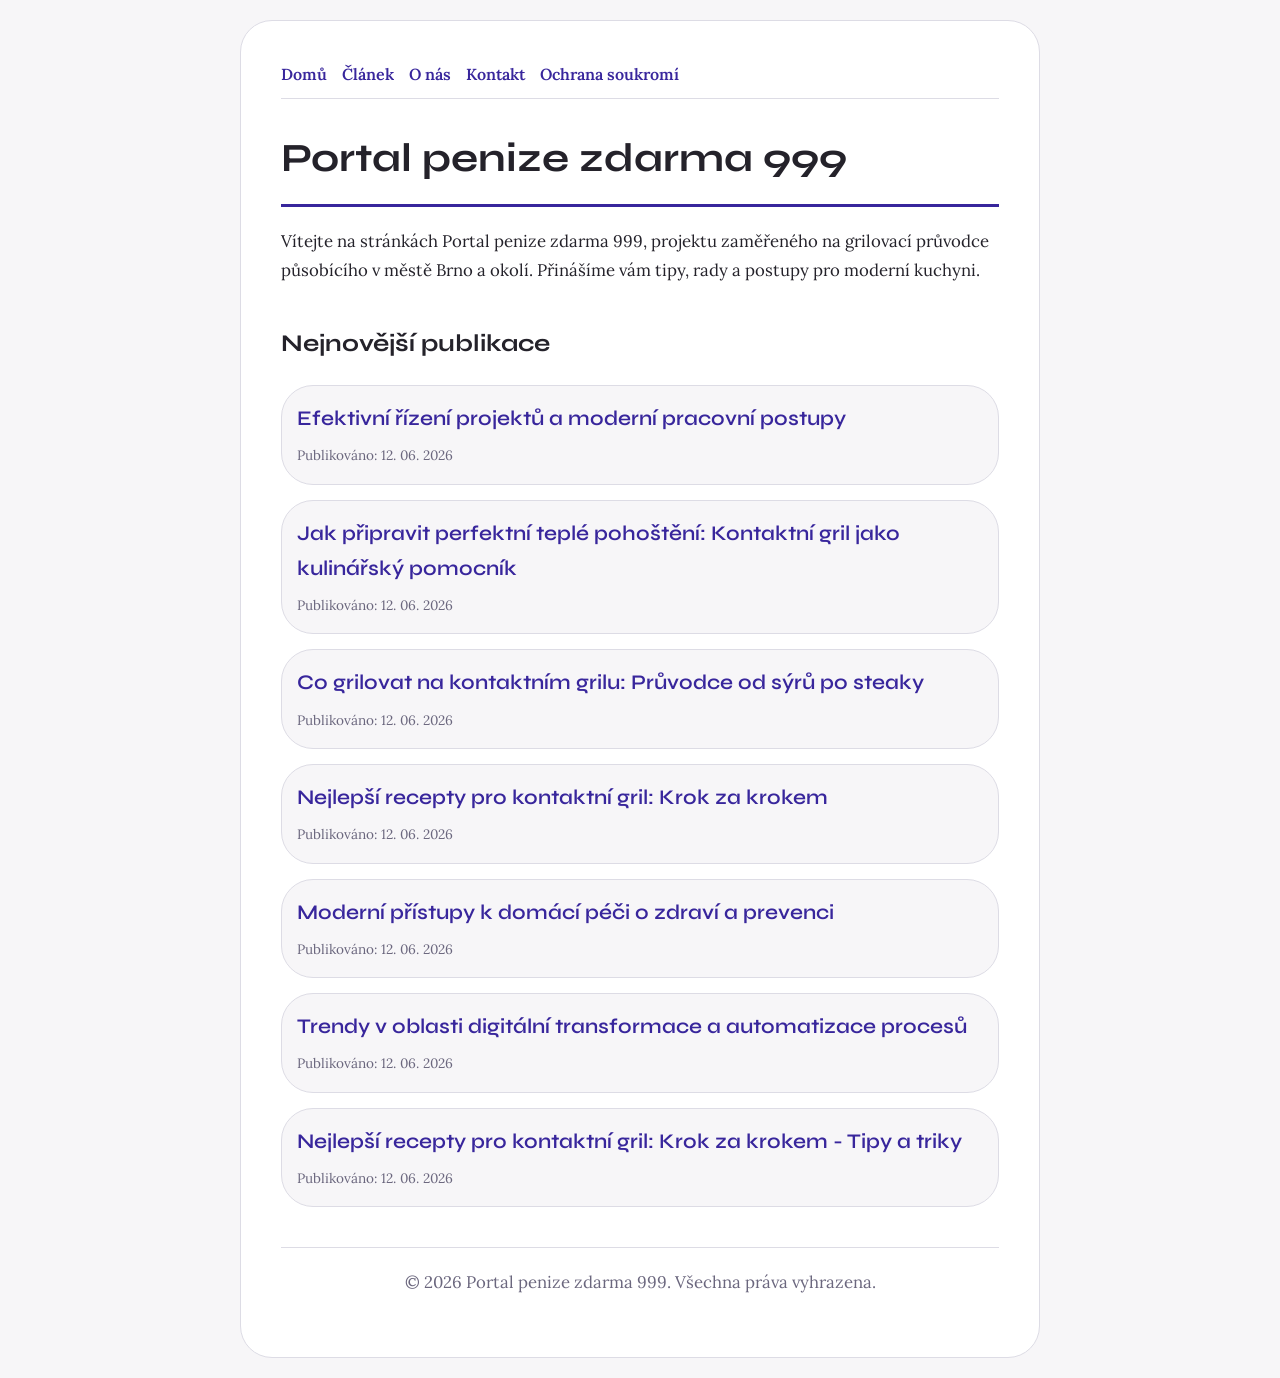
<file: index.html>
<!DOCTYPE html>
<html lang="cs">
<head>
    <meta charset="UTF-8">
    <meta name="viewport" content="width=device-width, initial-scale=1.0">
    <title>Portal penize zdarma 999 | Grilovací průvodce - Brno</title>
    <meta name="description" content="Vítejte na stránkách Portal penize zdarma 999, projektu zaměřeného na grilovací průvodce působícího v městě Brno a okolí. Přinášíme vám tipy, rady a postupy pro moderní kuchyni.">
    <meta name="geo.region" content="CZ" />
    <meta name="geo.placename" content="Brno" />
    <meta name="geo.position" content="49.1951;16.6068" />
    <meta name="ICBM" content="49.1951, 16.6068" />
    <link rel="stylesheet" href="style.css">
    <script type="application/ld+json">
{
  "@context": "https://schema.org",
  "@type": "LocalBusiness",
  "name": "Portal penize zdarma 999",
  "url": "https://portal-penize-zdarma-999.github.io",
  "telephone": "+420 541 555 456",
  "address": {
    "@type": "PostalAddress",
    "addressLocality": "Brno",
    "addressRegion": "Jihomoravský",
    "postalCode": "602 00",
    "addressCountry": "CZ"
  },
  "geo": {
    "@type": "GeoCoordinates",
    "latitude": 49.1951,
    "longitude": 16.6068
  }
}
</script>
</head>
<body>
    
        <div class="container" style="max-width: 800px;">
            <nav style="display: flex; gap: 15px; margin-bottom: 25px; border-bottom: 1px solid var(--border-color); padding-bottom: 10px; overflow-x: auto; flex-wrap: wrap;">
            <a href="index.html">Domů</a>
            <a href="efektivni-rizeni-projektu-a-moderni-pracovni-postupy.html">Článek</a>
            <a href="about.html">O nás</a>
            <a href="contact.html">Kontakt</a>
            <a href="privacy.html">Ochrana soukromí</a>
        </nav>
            <h1>Portal penize zdarma 999</h1>
            <p>Vítejte na stránkách Portal penize zdarma 999, projektu zaměřeného na grilovací průvodce působícího v městě Brno a okolí. Přinášíme vám tipy, rady a postupy pro moderní kuchyni.</p>
            <h2 style="margin-top: 40px;">Nejnovější publikace</h2>
            <ul style="list-style-type: none; padding-left: 0;">
                <li style="background: var(--bg-color); padding: 15px; border-radius: var(--border-radius); border: 1px solid var(--border-color); margin-bottom: 15px;">
                <h3 style="margin-bottom: 5px; font-size: 1.3rem;"><a href="efektivni-rizeni-projektu-a-moderni-pracovni-postupy.html">Efektivní řízení projektů a moderní pracovní postupy</a></h3>
                <span style="font-size:0.85rem; color: var(--muted-text)">Publikováno: 12. 06. 2026</span>
            </li>
<li style="background: var(--bg-color); padding: 15px; border-radius: var(--border-radius); border: 1px solid var(--border-color); margin-bottom: 15px;">
                <h3 style="margin-bottom: 5px; font-size: 1.3rem;"><a href="jak-pripravit-perfektni-teple-pohosteni-kontaktni-gril-jako-kulinarsky-pomocnik.html">Jak připravit perfektní teplé pohoštění: Kontaktní gril jako kulinářský pomocník</a></h3>
                <span style="font-size:0.85rem; color: var(--muted-text)">Publikováno: 12. 06. 2026</span>
            </li>
<li style="background: var(--bg-color); padding: 15px; border-radius: var(--border-radius); border: 1px solid var(--border-color); margin-bottom: 15px;">
                <h3 style="margin-bottom: 5px; font-size: 1.3rem;"><a href="co-grilovat-na-kontaktnim-grilu-pruvodce-od-syru-po-steaky.html">Co grilovat na kontaktním grilu: Průvodce od sýrů po steaky</a></h3>
                <span style="font-size:0.85rem; color: var(--muted-text)">Publikováno: 12. 06. 2026</span>
            </li>
<li style="background: var(--bg-color); padding: 15px; border-radius: var(--border-radius); border: 1px solid var(--border-color); margin-bottom: 15px;">
                <h3 style="margin-bottom: 5px; font-size: 1.3rem;"><a href="nejlepsi-recepty-pro-kontaktni-gril-krok-za-krokem.html">Nejlepší recepty pro kontaktní gril: Krok za krokem</a></h3>
                <span style="font-size:0.85rem; color: var(--muted-text)">Publikováno: 12. 06. 2026</span>
            </li>
<li style="background: var(--bg-color); padding: 15px; border-radius: var(--border-radius); border: 1px solid var(--border-color); margin-bottom: 15px;">
                <h3 style="margin-bottom: 5px; font-size: 1.3rem;"><a href="moderni-pristupy-k-domaci-peci-o-zdravi-a-prevenci.html">Moderní přístupy k domácí péči o zdraví a prevenci</a></h3>
                <span style="font-size:0.85rem; color: var(--muted-text)">Publikováno: 12. 06. 2026</span>
            </li>
<li style="background: var(--bg-color); padding: 15px; border-radius: var(--border-radius); border: 1px solid var(--border-color); margin-bottom: 15px;">
                <h3 style="margin-bottom: 5px; font-size: 1.3rem;"><a href="trendy-v-oblasti-digitalni-transformace-a-automatizace-procesu.html">Trendy v oblasti digitální transformace a automatizace procesů</a></h3>
                <span style="font-size:0.85rem; color: var(--muted-text)">Publikováno: 12. 06. 2026</span>
            </li>
<li style="background: var(--bg-color); padding: 15px; border-radius: var(--border-radius); border: 1px solid var(--border-color); margin-bottom: 15px;">
                <h3 style="margin-bottom: 5px; font-size: 1.3rem;"><a href="nejlepsi-recepty-pro-kontaktni-gril-krok-za-krokem-tipy-a-triky.html">Nejlepší recepty pro kontaktní gril: Krok za krokem - Tipy a triky</a></h3>
                <span style="font-size:0.85rem; color: var(--muted-text)">Publikováno: 12. 06. 2026</span>
            </li>

            </ul>
            <footer>
                <p>&copy; 2026 Portal penize zdarma 999. Všechna práva vyhrazena.</p>
            </footer>
        </div>
        
</body>
</html>
</file>
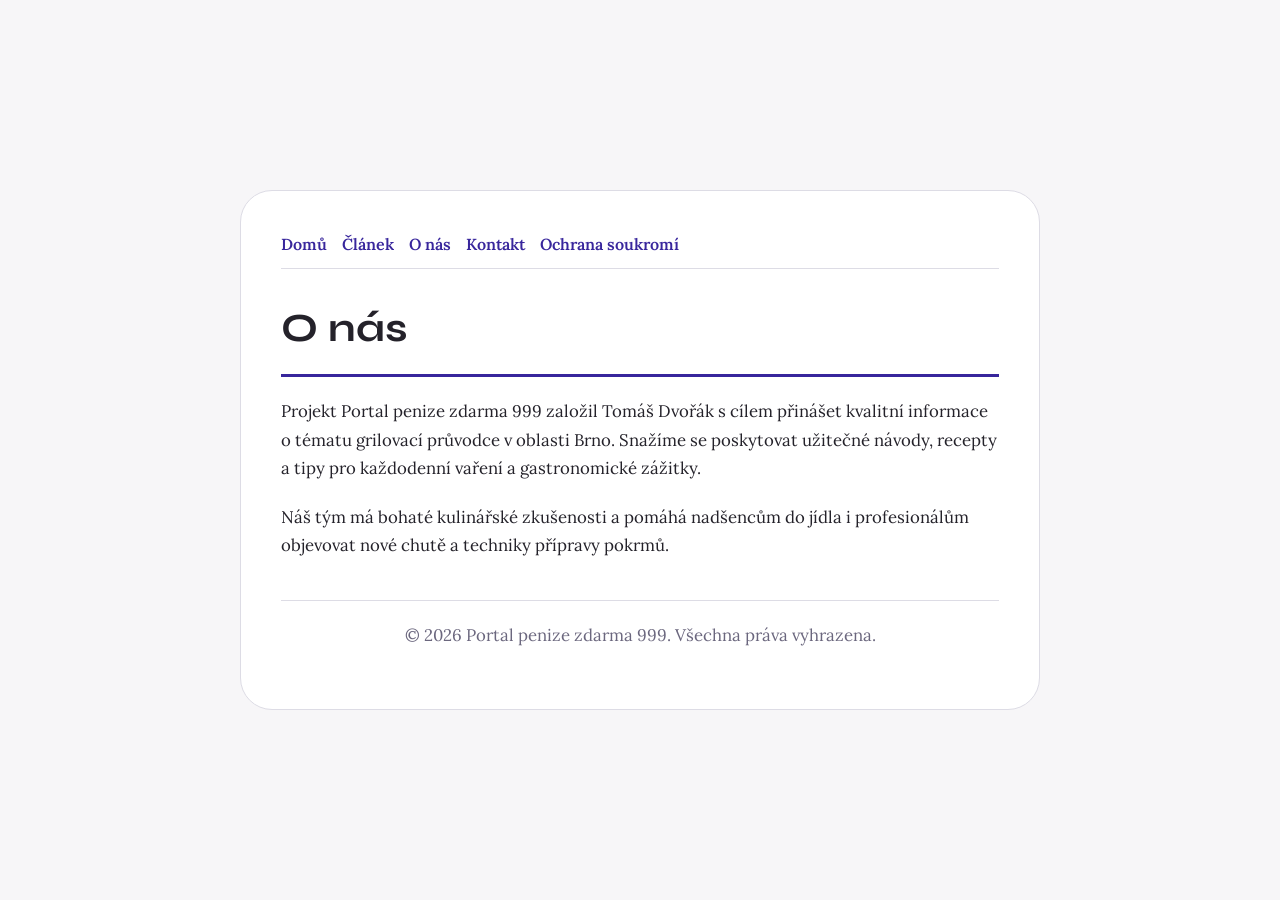
<file: about.html>
<!DOCTYPE html>
<html lang="cs">
<head>
    <meta charset="UTF-8">
    <meta name="viewport" content="width=device-width, initial-scale=1.0">
    <title>O nás | Portal penize zdarma 999</title>
    <meta name="description" content="Projekt Portal penize zdarma 999 založil Tomáš Dvořák s cílem přinášet kvalitní informace o tématu grilovací průvodce v oblasti Brno. Snažíme se poskytovat užitečné návody, recepty a tipy pro každodenní vaření a gastronomické zážitky.">
    <meta name="geo.region" content="CZ" />
    <meta name="geo.placename" content="Brno" />
    <meta name="geo.position" content="49.1951;16.6068" />
    <meta name="ICBM" content="49.1951, 16.6068" />
    <link rel="stylesheet" href="style.css">
</head>
<body>
    
        <div class="container" style="max-width: 800px;">
            <nav style="display: flex; gap: 15px; margin-bottom: 25px; border-bottom: 1px solid var(--border-color); padding-bottom: 10px; overflow-x: auto; flex-wrap: wrap;">
            <a href="index.html">Domů</a>
            <a href="efektivni-rizeni-projektu-a-moderni-pracovni-postupy.html">Článek</a>
            <a href="about.html">O nás</a>
            <a href="contact.html">Kontakt</a>
            <a href="privacy.html">Ochrana soukromí</a>
        </nav>
            <h1>O nás</h1>
            <p>Projekt Portal penize zdarma 999 založil Tomáš Dvořák s cílem přinášet kvalitní informace o tématu grilovací průvodce v oblasti Brno. Snažíme se poskytovat užitečné návody, recepty a tipy pro každodenní vaření a gastronomické zážitky.</p>
            <p>Náš tým má bohaté kulinářské zkušenosti a pomáhá nadšencům do jídla i profesionálům objevovat nové chutě a techniky přípravy pokrmů.</p>
            <footer>
                <p>&copy; 2026 Portal penize zdarma 999. Všechna práva vyhrazena.</p>
            </footer>
        </div>
        
</body>
</html>
</file>
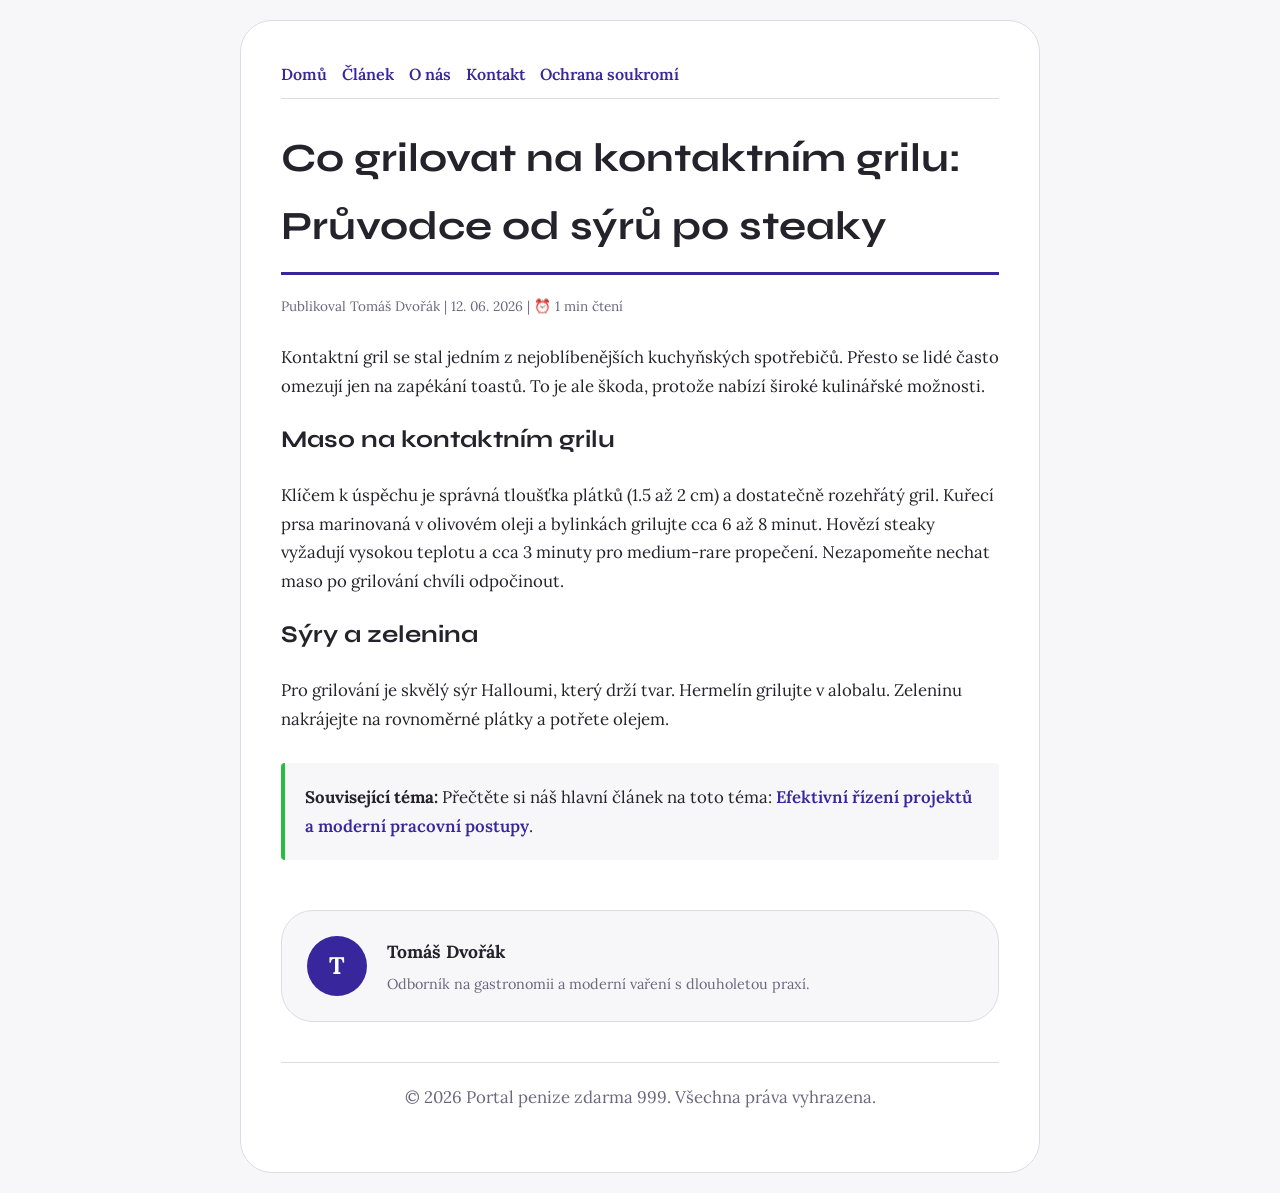
<file: co-grilovat-na-kontaktnim-grilu-pruvodce-od-syru-po-steaky.html>
<!DOCTYPE html>
<html lang="cs">
<head>
    <meta charset="UTF-8">
    <meta name="viewport" content="width=device-width, initial-scale=1.0">
    <title>Co grilovat na kontaktním grilu: Průvodce od sýrů po steaky - Portal penize zdarma 999</title>
    <meta name="description" content="Co grilovat na kontaktním grilu: Průvodce od sýrů po steaky">
    <meta name="geo.region" content="CZ" />
    <meta name="geo.placename" content="Brno" />
    <meta name="geo.position" content="49.1951;16.6068" />
    <meta name="ICBM" content="49.1951, 16.6068" />
    <link rel="stylesheet" href="style.css">
</head>
<body>
    
            <div class="container" style="max-width: 800px;">
                <nav style="display: flex; gap: 15px; margin-bottom: 25px; border-bottom: 1px solid var(--border-color); padding-bottom: 10px; overflow-x: auto; flex-wrap: wrap;">
            <a href="index.html">Domů</a>
            <a href="efektivni-rizeni-projektu-a-moderni-pracovni-postupy.html">Článek</a>
            <a href="about.html">O nás</a>
            <a href="contact.html">Kontakt</a>
            <a href="privacy.html">Ochrana soukromí</a>
        </nav>
                <h1>Co grilovat na kontaktním grilu: Průvodce od sýrů po steaky</h1>
                <div style="font-size:0.85rem; color: var(--muted-text); margin-bottom: 25px;">
                    Publikoval Tomáš Dvořák | 12. 06. 2026 | ⏰ 1 min čtení
                </div>
                <article style="margin-top: 20px;">
                    <p>Kontaktní gril se stal jedním z nejoblíbenějších kuchyňských spotřebičů. Přesto se lidé často omezují jen na zapékání toastů. To je ale škoda, protože nabízí široké kulinářské možnosti.</p>
<h2>Maso na kontaktním grilu</h2>
<p>Klíčem k úspěchu je správná tloušťka plátků (1.5 až 2 cm) a dostatečně rozehřátý gril. Kuřecí prsa marinovaná v olivovém oleji a bylinkách grilujte cca 6 až 8 minut. Hovězí steaky vyžadují vysokou teplotu a cca 3 minuty pro medium-rare propečení. Nezapomeňte nechat maso po grilování chvíli odpočinout.</p>
<h2>Sýry a zelenina</h2>
<p>Pro grilování je skvělý sýr Halloumi, který drží tvar. Hermelín grilujte v alobalu. Zeleninu nakrájejte na rovnoměrné plátky a potřete olejem.</p>
                    <div class="link-resource" style="margin-top: 30px; padding: 20px; border-left: 4px solid var(--accent-color); background: var(--bg-color); border-radius: 4px;"><p style="margin: 0;"><strong>Související téma:</strong> Přečtěte si náš hlavní článek na toto téma: <a href="efektivni-rizeni-projektu-a-moderni-pracovni-postupy.html">Efektivní řízení projektů a moderní pracovní postupy</a>.</p></div>
                </article>
                
            <div class="author-box" style="margin-top: 50px; padding: 25px; background: var(--bg-color); border: 1px solid var(--border-color); border-radius: var(--border-radius); display: flex; gap: 20px; align-items: center;">
                <div style="width: 60px; height: 60px; border-radius: 50%; background: var(--primary-color); display: flex; align-items: center; justify-content: center; color: white; font-weight: bold; font-size: 1.5rem;">T</div>
                <div>
                    <h4 style="margin-bottom: 5px; font-weight: bold; font-size: 1.1rem;">Tomáš Dvořák</h4>
                    <p style="margin: 0; font-size: 0.9rem; color: var(--muted-text);">Odborník na gastronomii a moderní vaření s dlouholetou praxí.</p>
                </div>
            </div>
            
                <footer>
                    <p>&copy; 2026 Portal penize zdarma 999. Všechna práva vyhrazena.</p>
                </footer>
            </div>
            
</body>
</html>
</file>
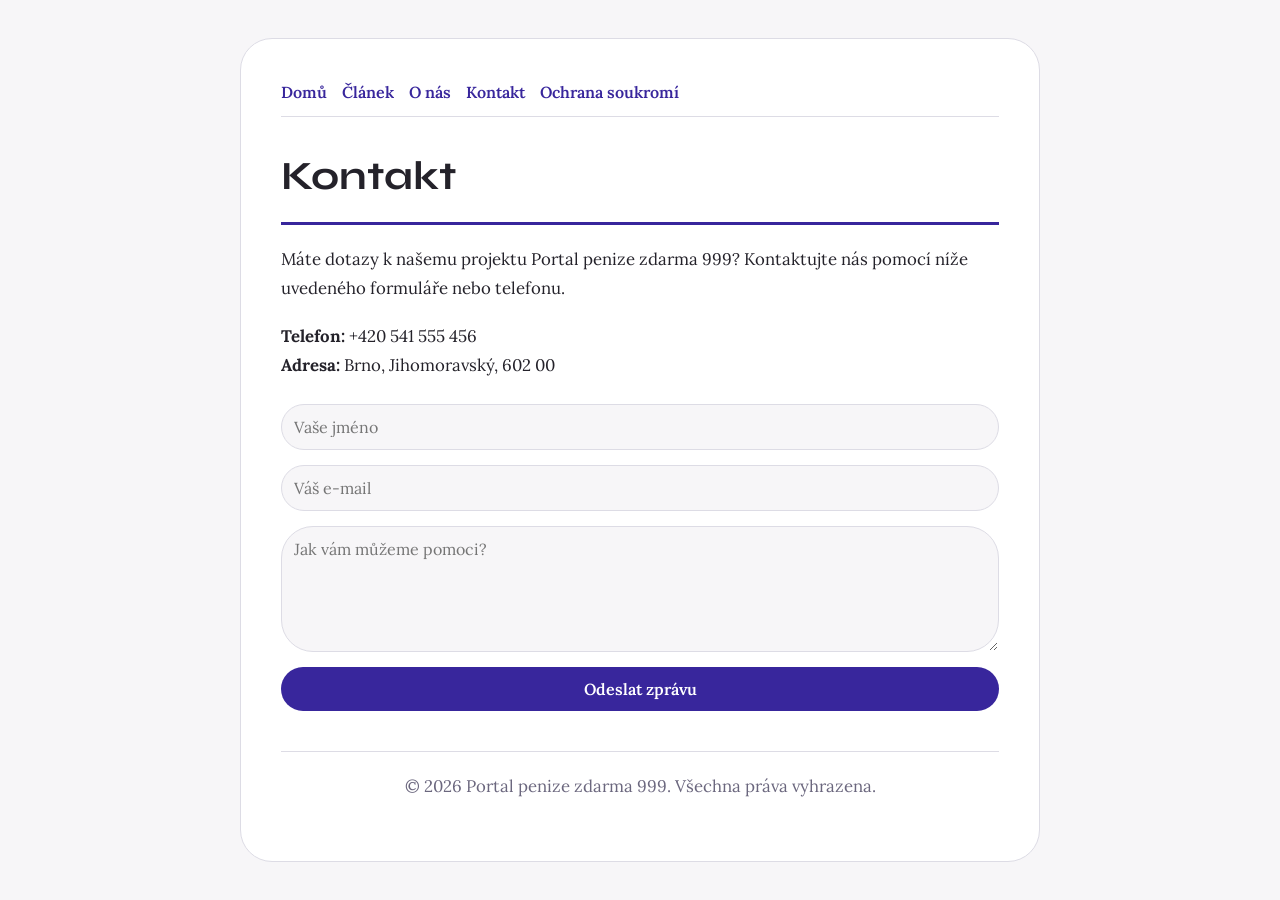
<file: contact.html>
<!DOCTYPE html>
<html lang="cs">
<head>
    <meta charset="UTF-8">
    <meta name="viewport" content="width=device-width, initial-scale=1.0">
    <title>Kontakt | Portal penize zdarma 999</title>
    <meta name="description" content="Máte dotazy k našemu projektu Portal penize zdarma 999? Kontaktujte nás pomocí níže uvedeného formuláře nebo telefonu.">
    <meta name="geo.region" content="CZ" />
    <meta name="geo.placename" content="Brno" />
    <meta name="geo.position" content="49.1951;16.6068" />
    <meta name="ICBM" content="49.1951, 16.6068" />
    <link rel="stylesheet" href="style.css">
</head>
<body>
    
        <div class="container" style="max-width: 800px;">
            <nav style="display: flex; gap: 15px; margin-bottom: 25px; border-bottom: 1px solid var(--border-color); padding-bottom: 10px; overflow-x: auto; flex-wrap: wrap;">
            <a href="index.html">Domů</a>
            <a href="efektivni-rizeni-projektu-a-moderni-pracovni-postupy.html">Článek</a>
            <a href="about.html">O nás</a>
            <a href="contact.html">Kontakt</a>
            <a href="privacy.html">Ochrana soukromí</a>
        </nav>
            <h1>Kontakt</h1>
            <p>Máte dotazy k našemu projektu Portal penize zdarma 999? Kontaktujte nás pomocí níže uvedeného formuláře nebo telefonu.</p>
            <p><strong>Telefon:</strong> +420 541 555 456<br><strong>Adresa:</strong> Brno, Jihomoravský, 602 00</p>
            <form action="https://formspree.io/f/placeholder" method="POST">
                <input type="text" name="name" placeholder="Vaše jméno" required>
                <input type="email" name="email" placeholder="Váš e-mail" required>
                <textarea name="message" placeholder="Jak vám můžeme pomoci?" rows="5" required></textarea>
                <button type="submit">Odeslat zprávu</button>
            </form>
            <footer>
                <p>&copy; 2026 Portal penize zdarma 999. Všechna práva vyhrazena.</p>
            </footer>
        </div>
        
</body>
</html>
</file>
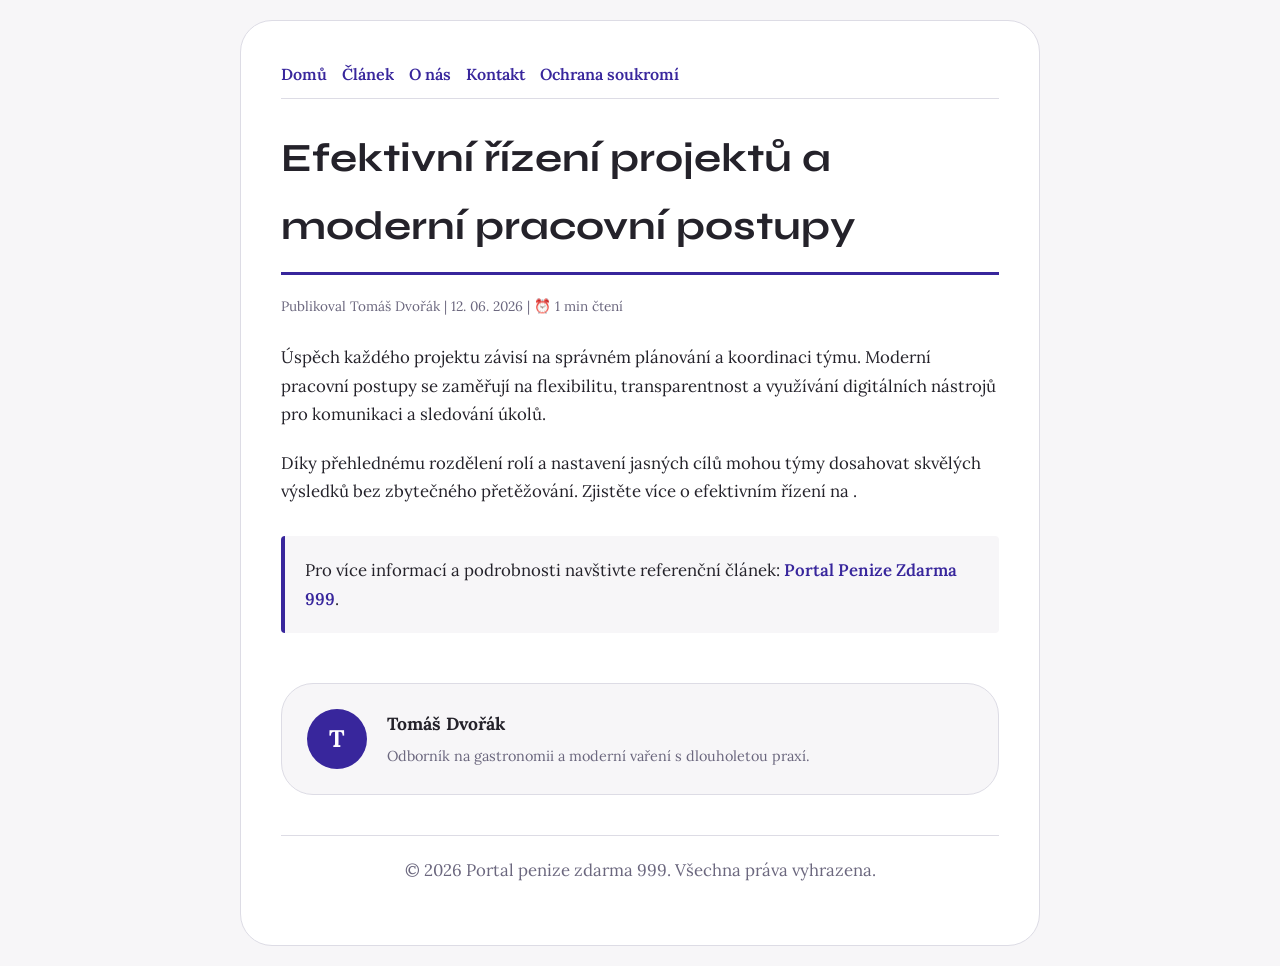
<file: efektivni-rizeni-projektu-a-moderni-pracovni-postupy.html>
<!DOCTYPE html>
<html lang="cs">
<head>
    <meta charset="UTF-8">
    <meta name="viewport" content="width=device-width, initial-scale=1.0">
    <title>Efektivní řízení projektů a moderní pracovní postupy - Portal penize zdarma 999</title>
    <meta name="description" content="Efektivní řízení projektů a moderní pracovní postupy">
    <meta name="geo.region" content="CZ" />
    <meta name="geo.placename" content="Brno" />
    <meta name="geo.position" content="49.1951;16.6068" />
    <meta name="ICBM" content="49.1951, 16.6068" />
    <link rel="stylesheet" href="style.css">
</head>
<body>
    
            <div class="container" style="max-width: 800px;">
                <nav style="display: flex; gap: 15px; margin-bottom: 25px; border-bottom: 1px solid var(--border-color); padding-bottom: 10px; overflow-x: auto; flex-wrap: wrap;">
            <a href="index.html">Domů</a>
            <a href="efektivni-rizeni-projektu-a-moderni-pracovni-postupy.html">Článek</a>
            <a href="about.html">O nás</a>
            <a href="contact.html">Kontakt</a>
            <a href="privacy.html">Ochrana soukromí</a>
        </nav>
                <h1>Efektivní řízení projektů a moderní pracovní postupy</h1>
                <div style="font-size:0.85rem; color: var(--muted-text); margin-bottom: 25px;">
                    Publikoval Tomáš Dvořák | 12. 06. 2026 | ⏰ 1 min čtení
                </div>
                <article style="margin-top: 20px;">
                    <p>Úspěch každého projektu závisí na správném plánování a koordinaci týmu. Moderní pracovní postupy se zaměřují na flexibilitu, transparentnost a využívání digitálních nástrojů pro komunikaci a sledování úkolů.</p>
<p>Díky přehlednému rozdělení rolí a nastavení jasných cílů mohou týmy dosahovat skvělých výsledků bez zbytečného přetěžování. Zjistěte více o efektivním řízení na .</p>
                    <div class="link-resource" style="margin-top: 30px; padding: 20px; border-left: 4px solid var(--primary-color); background: var(--bg-color); border-radius: 4px;"><p style="margin: 0;">Pro více informací a podrobnosti navštivte referenční článek: <strong><a href="https://jaksedostatdomedii.cz/produktivita/jak-ziskat-penize-zdarma/">Portal Penize Zdarma 999</a></strong>.</p></div>
                </article>
                
            <div class="author-box" style="margin-top: 50px; padding: 25px; background: var(--bg-color); border: 1px solid var(--border-color); border-radius: var(--border-radius); display: flex; gap: 20px; align-items: center;">
                <div style="width: 60px; height: 60px; border-radius: 50%; background: var(--primary-color); display: flex; align-items: center; justify-content: center; color: white; font-weight: bold; font-size: 1.5rem;">T</div>
                <div>
                    <h4 style="margin-bottom: 5px; font-weight: bold; font-size: 1.1rem;">Tomáš Dvořák</h4>
                    <p style="margin: 0; font-size: 0.9rem; color: var(--muted-text);">Odborník na gastronomii a moderní vaření s dlouholetou praxí.</p>
                </div>
            </div>
            
                <footer>
                    <p>&copy; 2026 Portal penize zdarma 999. Všechna práva vyhrazena.</p>
                </footer>
            </div>
            
</body>
</html>
</file>
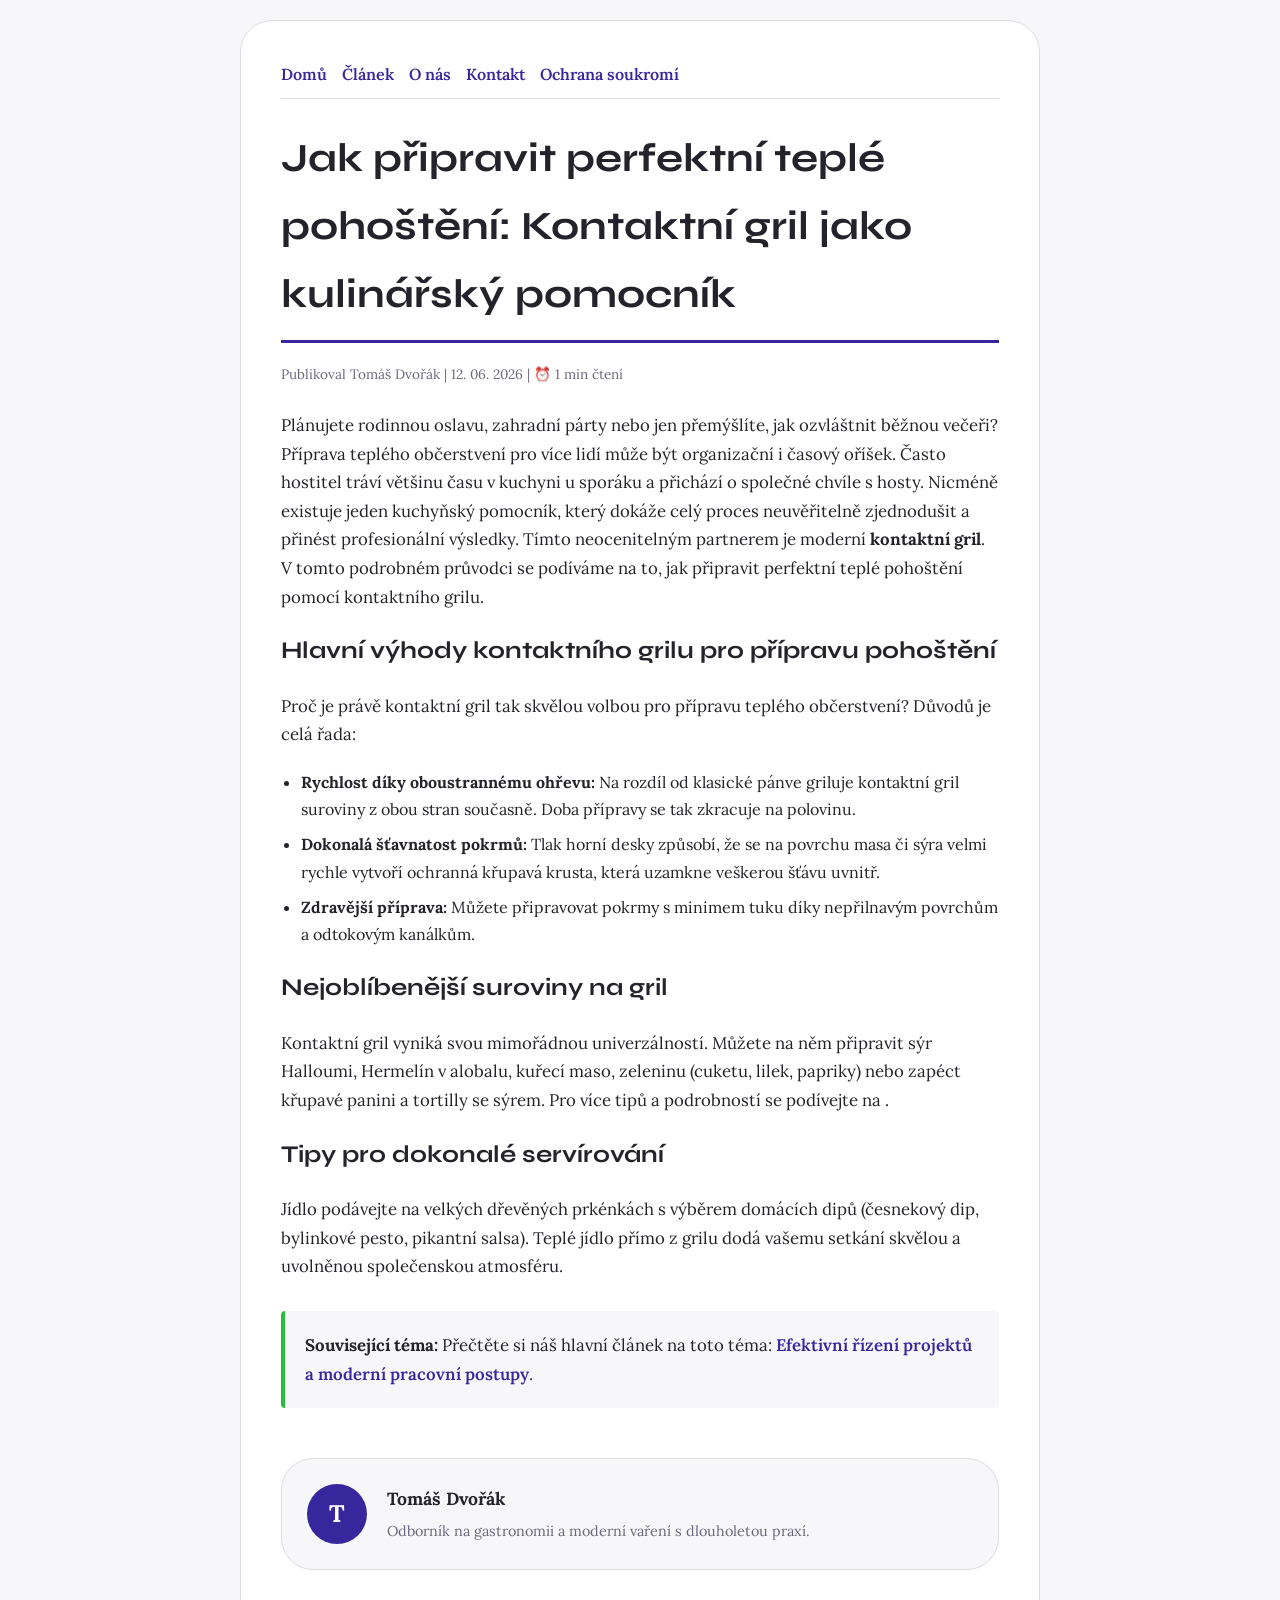
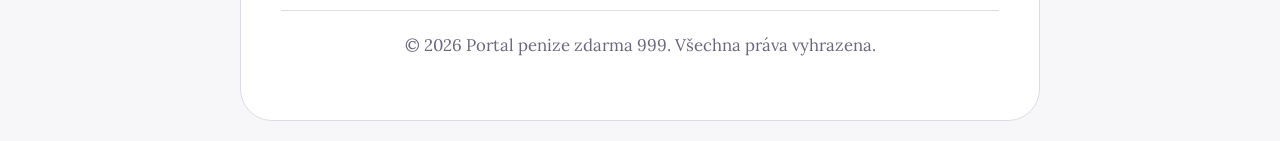
<file: jak-pripravit-perfektni-teple-pohosteni-kontaktni-gril-jako-kulinarsky-pomocnik.html>
<!DOCTYPE html>
<html lang="cs">
<head>
    <meta charset="UTF-8">
    <meta name="viewport" content="width=device-width, initial-scale=1.0">
    <title>Jak připravit perfektní teplé pohoštění: Kontaktní gril jako kulinářský pomocník - Portal penize zdarma 999</title>
    <meta name="description" content="Jak připravit perfektní teplé pohoštění: Kontaktní gril jako kulinářský pomocník">
    <meta name="geo.region" content="CZ" />
    <meta name="geo.placename" content="Brno" />
    <meta name="geo.position" content="49.1951;16.6068" />
    <meta name="ICBM" content="49.1951, 16.6068" />
    <link rel="stylesheet" href="style.css">
</head>
<body>
    
            <div class="container" style="max-width: 800px;">
                <nav style="display: flex; gap: 15px; margin-bottom: 25px; border-bottom: 1px solid var(--border-color); padding-bottom: 10px; overflow-x: auto; flex-wrap: wrap;">
            <a href="index.html">Domů</a>
            <a href="efektivni-rizeni-projektu-a-moderni-pracovni-postupy.html">Článek</a>
            <a href="about.html">O nás</a>
            <a href="contact.html">Kontakt</a>
            <a href="privacy.html">Ochrana soukromí</a>
        </nav>
                <h1>Jak připravit perfektní teplé pohoštění: Kontaktní gril jako kulinářský pomocník</h1>
                <div style="font-size:0.85rem; color: var(--muted-text); margin-bottom: 25px;">
                    Publikoval Tomáš Dvořák | 12. 06. 2026 | ⏰ 1 min čtení
                </div>
                <article style="margin-top: 20px;">
                    <p>Plánujete rodinnou oslavu, zahradní párty nebo jen přemýšlíte, jak ozvláštnit běžnou večeři? Příprava teplého občerstvení pro více lidí může být organizační i časový oříšek. Často hostitel tráví většinu času v kuchyni u sporáku a přichází o společné chvíle s hosty. Nicméně existuje jeden kuchyňský pomocník, který dokáže celý proces neuvěřitelně zjednodušit a přinést profesionální výsledky. Tímto neocenitelným partnerem je moderní <strong>kontaktní gril</strong>. V tomto podrobném průvodci se podíváme na to, jak připravit perfektní teplé pohoštění pomocí kontaktního grilu.</p>
<h2>Hlavní výhody kontaktního grilu pro přípravu pohoštění</h2>
<p>Proč je právě kontaktní gril tak skvělou volbou pro přípravu teplého občerstvení? Důvodů je celá řada:</p>
<ul>
    <li><strong>Rychlost díky oboustrannému ohřevu:</strong> Na rozdíl od klasické pánve griluje kontaktní gril suroviny z obou stran současně. Doba přípravy se tak zkracuje na polovinu.</li>
    <li><strong>Dokonalá šťavnatost pokrmů:</strong> Tlak horní desky způsobí, že se na povrchu masa či sýra velmi rychle vytvoří ochranná křupavá krusta, která uzamkne veškerou šťávu uvnitř.</li>
    <li><strong>Zdravější příprava:</strong> Můžete připravovat pokrmy s minimem tuku díky nepřilnavým povrchům a odtokovým kanálkům.</li>
</ul>
<h2>Nejoblíbenější suroviny na gril</h2>
<p>Kontaktní gril vyniká svou mimořádnou univerzálností. Můžete na něm připravit sýr Halloumi, Hermelín v alobalu, kuřecí maso, zeleninu (cuketu, lilek, papriky) nebo zapéct křupavé panini a tortilly se sýrem. Pro více tipů a podrobností se podívejte na .</p>
<h2>Tipy pro dokonalé servírování</h2>
<p>Jídlo podávejte na velkých dřevěných prkénkách s výběrem domácích dipů (česnekový dip, bylinkové pesto, pikantní salsa). Teplé jídlo přímo z grilu dodá vašemu setkání skvělou a uvolněnou společenskou atmosféru.</p>
                    <div class="link-resource" style="margin-top: 30px; padding: 20px; border-left: 4px solid var(--accent-color); background: var(--bg-color); border-radius: 4px;"><p style="margin: 0;"><strong>Související téma:</strong> Přečtěte si náš hlavní článek na toto téma: <a href="efektivni-rizeni-projektu-a-moderni-pracovni-postupy.html">Efektivní řízení projektů a moderní pracovní postupy</a>.</p></div>
                </article>
                
            <div class="author-box" style="margin-top: 50px; padding: 25px; background: var(--bg-color); border: 1px solid var(--border-color); border-radius: var(--border-radius); display: flex; gap: 20px; align-items: center;">
                <div style="width: 60px; height: 60px; border-radius: 50%; background: var(--primary-color); display: flex; align-items: center; justify-content: center; color: white; font-weight: bold; font-size: 1.5rem;">T</div>
                <div>
                    <h4 style="margin-bottom: 5px; font-weight: bold; font-size: 1.1rem;">Tomáš Dvořák</h4>
                    <p style="margin: 0; font-size: 0.9rem; color: var(--muted-text);">Odborník na gastronomii a moderní vaření s dlouholetou praxí.</p>
                </div>
            </div>
            
                <footer>
                    <p>&copy; 2026 Portal penize zdarma 999. Všechna práva vyhrazena.</p>
                </footer>
            </div>
            
</body>
</html>
</file>
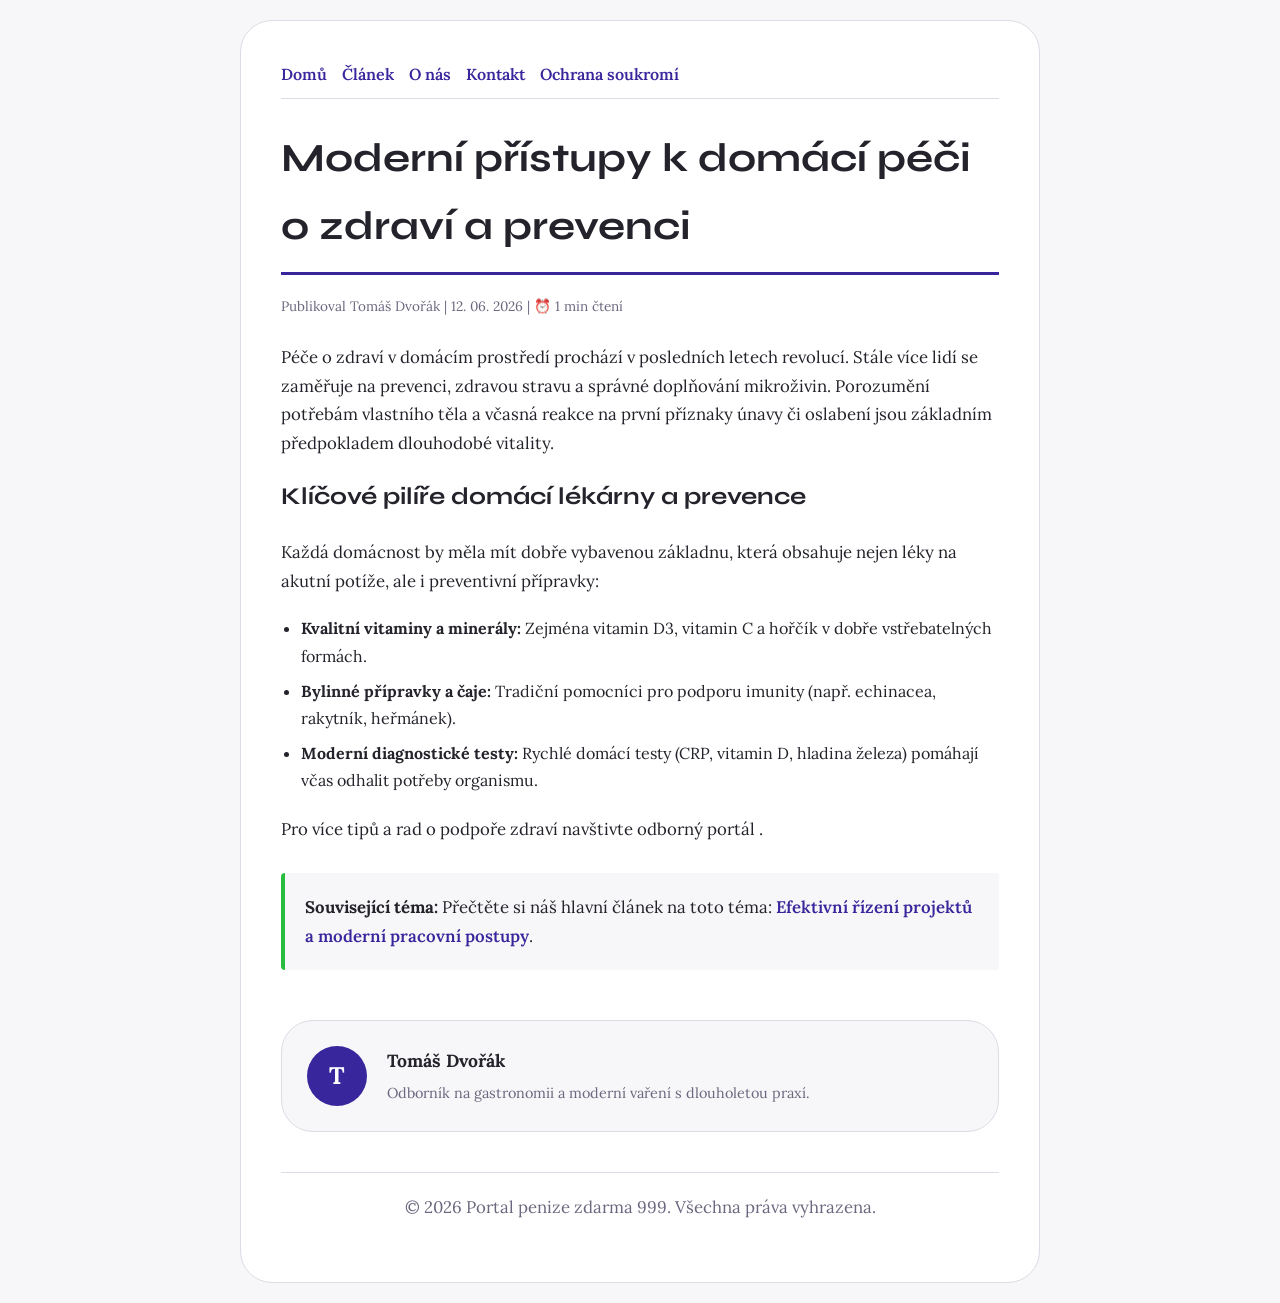
<file: moderni-pristupy-k-domaci-peci-o-zdravi-a-prevenci.html>
<!DOCTYPE html>
<html lang="cs">
<head>
    <meta charset="UTF-8">
    <meta name="viewport" content="width=device-width, initial-scale=1.0">
    <title>Moderní přístupy k domácí péči o zdraví a prevenci - Portal penize zdarma 999</title>
    <meta name="description" content="Moderní přístupy k domácí péči o zdraví a prevenci">
    <meta name="geo.region" content="CZ" />
    <meta name="geo.placename" content="Brno" />
    <meta name="geo.position" content="49.1951;16.6068" />
    <meta name="ICBM" content="49.1951, 16.6068" />
    <link rel="stylesheet" href="style.css">
</head>
<body>
    
            <div class="container" style="max-width: 800px;">
                <nav style="display: flex; gap: 15px; margin-bottom: 25px; border-bottom: 1px solid var(--border-color); padding-bottom: 10px; overflow-x: auto; flex-wrap: wrap;">
            <a href="index.html">Domů</a>
            <a href="efektivni-rizeni-projektu-a-moderni-pracovni-postupy.html">Článek</a>
            <a href="about.html">O nás</a>
            <a href="contact.html">Kontakt</a>
            <a href="privacy.html">Ochrana soukromí</a>
        </nav>
                <h1>Moderní přístupy k domácí péči o zdraví a prevenci</h1>
                <div style="font-size:0.85rem; color: var(--muted-text); margin-bottom: 25px;">
                    Publikoval Tomáš Dvořák | 12. 06. 2026 | ⏰ 1 min čtení
                </div>
                <article style="margin-top: 20px;">
                    <p>Péče o zdraví v domácím prostředí prochází v posledních letech revolucí. Stále více lidí se zaměřuje na prevenci, zdravou stravu a správné doplňování mikroživin. Porozumění potřebám vlastního těla a včasná reakce na první příznaky únavy či oslabení jsou základním předpokladem dlouhodobé vitality.</p>
<h2>Klíčové pilíře domácí lékárny a prevence</h2>
<p>Každá domácnost by měla mít dobře vybavenou základnu, která obsahuje nejen léky na akutní potíže, ale i preventivní přípravky:</p>
<ul>
    <li><strong>Kvalitní vitaminy a minerály:</strong> Zejména vitamin D3, vitamin C a hořčík v dobře vstřebatelných formách.</li>
    <li><strong>Bylinné přípravky a čaje:</strong> Tradiční pomocníci pro podporu imunity (např. echinacea, rakytník, heřmánek).</li>
    <li><strong>Moderní diagnostické testy:</strong> Rychlé domácí testy (CRP, vitamin D, hladina železa) pomáhají včas odhalit potřeby organismu.</li>
</ul>
<p>Pro více tipů a rad o podpoře zdraví navštivte odborný portál .</p>
                    <div class="link-resource" style="margin-top: 30px; padding: 20px; border-left: 4px solid var(--accent-color); background: var(--bg-color); border-radius: 4px;"><p style="margin: 0;"><strong>Související téma:</strong> Přečtěte si náš hlavní článek na toto téma: <a href="efektivni-rizeni-projektu-a-moderni-pracovni-postupy.html">Efektivní řízení projektů a moderní pracovní postupy</a>.</p></div>
                </article>
                
            <div class="author-box" style="margin-top: 50px; padding: 25px; background: var(--bg-color); border: 1px solid var(--border-color); border-radius: var(--border-radius); display: flex; gap: 20px; align-items: center;">
                <div style="width: 60px; height: 60px; border-radius: 50%; background: var(--primary-color); display: flex; align-items: center; justify-content: center; color: white; font-weight: bold; font-size: 1.5rem;">T</div>
                <div>
                    <h4 style="margin-bottom: 5px; font-weight: bold; font-size: 1.1rem;">Tomáš Dvořák</h4>
                    <p style="margin: 0; font-size: 0.9rem; color: var(--muted-text);">Odborník na gastronomii a moderní vaření s dlouholetou praxí.</p>
                </div>
            </div>
            
                <footer>
                    <p>&copy; 2026 Portal penize zdarma 999. Všechna práva vyhrazena.</p>
                </footer>
            </div>
            
</body>
</html>
</file>
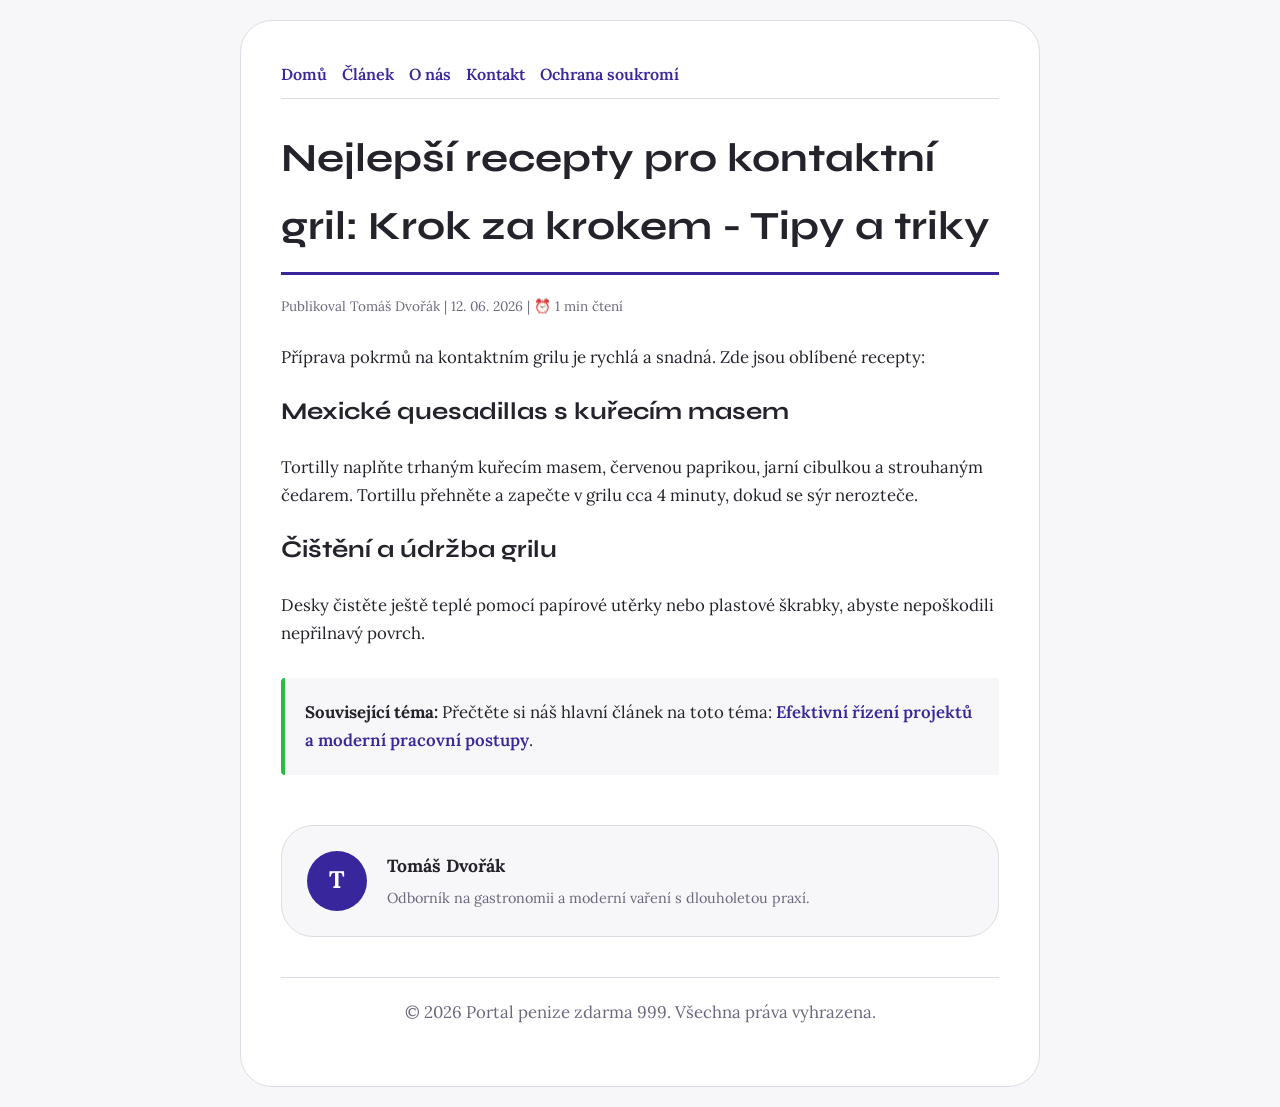
<file: nejlepsi-recepty-pro-kontaktni-gril-krok-za-krokem-tipy-a-triky.html>
<!DOCTYPE html>
<html lang="cs">
<head>
    <meta charset="UTF-8">
    <meta name="viewport" content="width=device-width, initial-scale=1.0">
    <title>Nejlepší recepty pro kontaktní gril: Krok za krokem - Tipy a triky - Portal penize zdarma 999</title>
    <meta name="description" content="Nejlepší recepty pro kontaktní gril: Krok za krokem - Tipy a triky">
    <meta name="geo.region" content="CZ" />
    <meta name="geo.placename" content="Brno" />
    <meta name="geo.position" content="49.1951;16.6068" />
    <meta name="ICBM" content="49.1951, 16.6068" />
    <link rel="stylesheet" href="style.css">
</head>
<body>
    
            <div class="container" style="max-width: 800px;">
                <nav style="display: flex; gap: 15px; margin-bottom: 25px; border-bottom: 1px solid var(--border-color); padding-bottom: 10px; overflow-x: auto; flex-wrap: wrap;">
            <a href="index.html">Domů</a>
            <a href="efektivni-rizeni-projektu-a-moderni-pracovni-postupy.html">Článek</a>
            <a href="about.html">O nás</a>
            <a href="contact.html">Kontakt</a>
            <a href="privacy.html">Ochrana soukromí</a>
        </nav>
                <h1>Nejlepší recepty pro kontaktní gril: Krok za krokem - Tipy a triky</h1>
                <div style="font-size:0.85rem; color: var(--muted-text); margin-bottom: 25px;">
                    Publikoval Tomáš Dvořák | 12. 06. 2026 | ⏰ 1 min čtení
                </div>
                <article style="margin-top: 20px;">
                    <p>Příprava pokrmů na kontaktním grilu je rychlá a snadná. Zde jsou oblíbené recepty:</p>
<h2>Mexické quesadillas s kuřecím masem</h2>
<p>Tortilly naplňte trhaným kuřecím masem, červenou paprikou, jarní cibulkou a strouhaným čedarem. Tortillu přehněte a zapečte v grilu cca 4 minuty, dokud se sýr nerozteče.</p>
<h2>Čištění a údržba grilu</h2>
<p>Desky čistěte ještě teplé pomocí papírové utěrky nebo plastové škrabky, abyste nepoškodili nepřilnavý povrch.</p>
                    <div class="link-resource" style="margin-top: 30px; padding: 20px; border-left: 4px solid var(--accent-color); background: var(--bg-color); border-radius: 4px;"><p style="margin: 0;"><strong>Související téma:</strong> Přečtěte si náš hlavní článek na toto téma: <a href="efektivni-rizeni-projektu-a-moderni-pracovni-postupy.html">Efektivní řízení projektů a moderní pracovní postupy</a>.</p></div>
                </article>
                
            <div class="author-box" style="margin-top: 50px; padding: 25px; background: var(--bg-color); border: 1px solid var(--border-color); border-radius: var(--border-radius); display: flex; gap: 20px; align-items: center;">
                <div style="width: 60px; height: 60px; border-radius: 50%; background: var(--primary-color); display: flex; align-items: center; justify-content: center; color: white; font-weight: bold; font-size: 1.5rem;">T</div>
                <div>
                    <h4 style="margin-bottom: 5px; font-weight: bold; font-size: 1.1rem;">Tomáš Dvořák</h4>
                    <p style="margin: 0; font-size: 0.9rem; color: var(--muted-text);">Odborník na gastronomii a moderní vaření s dlouholetou praxí.</p>
                </div>
            </div>
            
                <footer>
                    <p>&copy; 2026 Portal penize zdarma 999. Všechna práva vyhrazena.</p>
                </footer>
            </div>
            
</body>
</html>
</file>
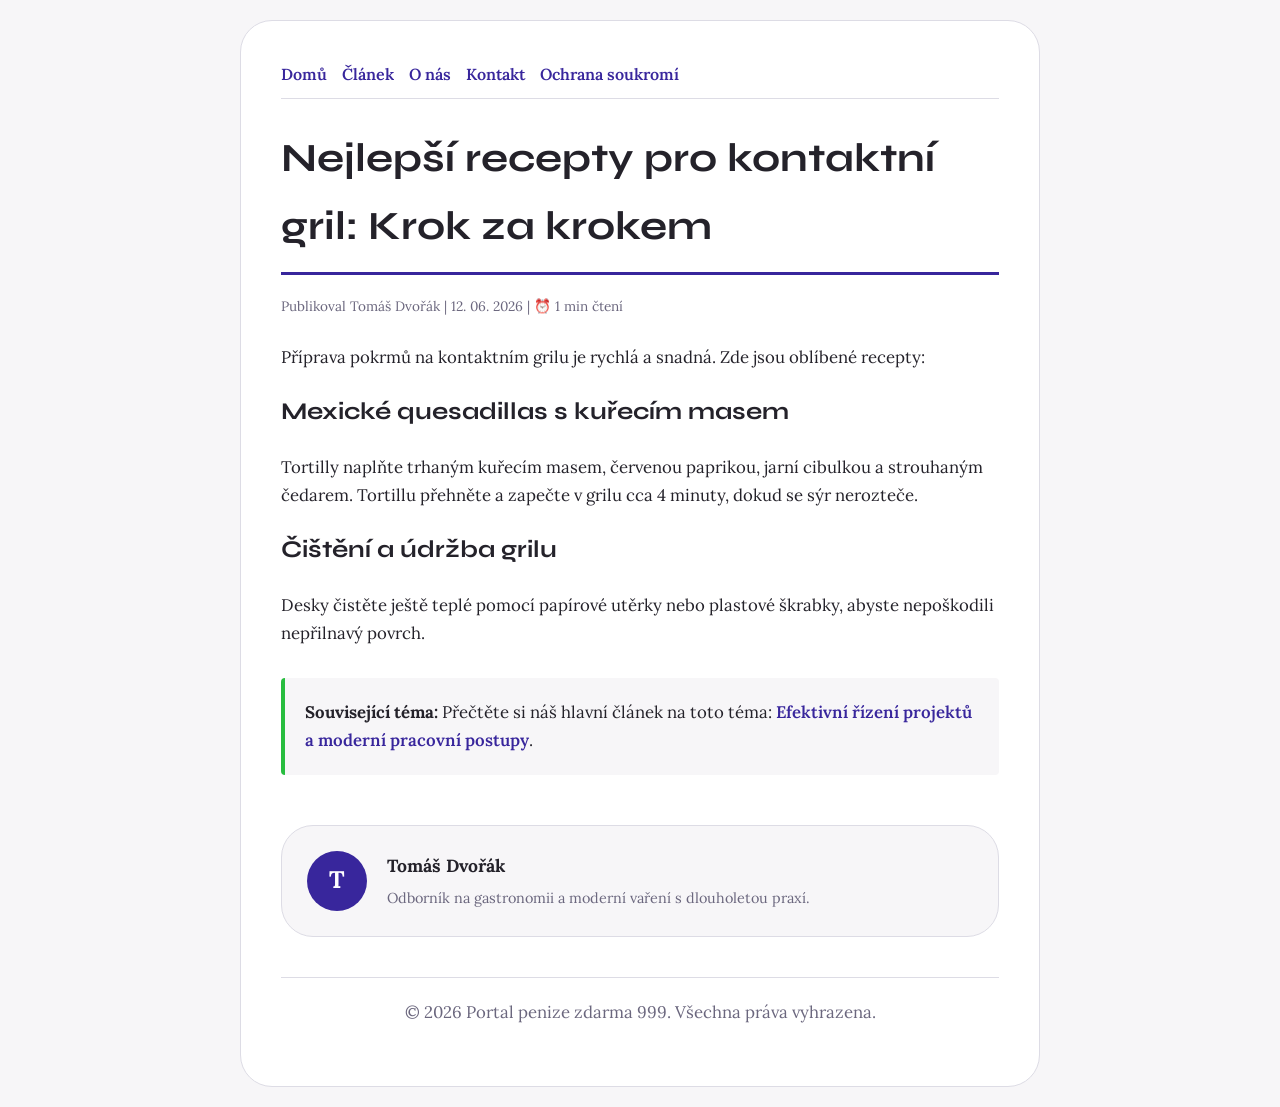
<file: nejlepsi-recepty-pro-kontaktni-gril-krok-za-krokem.html>
<!DOCTYPE html>
<html lang="cs">
<head>
    <meta charset="UTF-8">
    <meta name="viewport" content="width=device-width, initial-scale=1.0">
    <title>Nejlepší recepty pro kontaktní gril: Krok za krokem - Portal penize zdarma 999</title>
    <meta name="description" content="Nejlepší recepty pro kontaktní gril: Krok za krokem">
    <meta name="geo.region" content="CZ" />
    <meta name="geo.placename" content="Brno" />
    <meta name="geo.position" content="49.1951;16.6068" />
    <meta name="ICBM" content="49.1951, 16.6068" />
    <link rel="stylesheet" href="style.css">
</head>
<body>
    
            <div class="container" style="max-width: 800px;">
                <nav style="display: flex; gap: 15px; margin-bottom: 25px; border-bottom: 1px solid var(--border-color); padding-bottom: 10px; overflow-x: auto; flex-wrap: wrap;">
            <a href="index.html">Domů</a>
            <a href="efektivni-rizeni-projektu-a-moderni-pracovni-postupy.html">Článek</a>
            <a href="about.html">O nás</a>
            <a href="contact.html">Kontakt</a>
            <a href="privacy.html">Ochrana soukromí</a>
        </nav>
                <h1>Nejlepší recepty pro kontaktní gril: Krok za krokem</h1>
                <div style="font-size:0.85rem; color: var(--muted-text); margin-bottom: 25px;">
                    Publikoval Tomáš Dvořák | 12. 06. 2026 | ⏰ 1 min čtení
                </div>
                <article style="margin-top: 20px;">
                    <p>Příprava pokrmů na kontaktním grilu je rychlá a snadná. Zde jsou oblíbené recepty:</p>
<h2>Mexické quesadillas s kuřecím masem</h2>
<p>Tortilly naplňte trhaným kuřecím masem, červenou paprikou, jarní cibulkou a strouhaným čedarem. Tortillu přehněte a zapečte v grilu cca 4 minuty, dokud se sýr nerozteče.</p>
<h2>Čištění a údržba grilu</h2>
<p>Desky čistěte ještě teplé pomocí papírové utěrky nebo plastové škrabky, abyste nepoškodili nepřilnavý povrch.</p>
                    <div class="link-resource" style="margin-top: 30px; padding: 20px; border-left: 4px solid var(--accent-color); background: var(--bg-color); border-radius: 4px;"><p style="margin: 0;"><strong>Související téma:</strong> Přečtěte si náš hlavní článek na toto téma: <a href="efektivni-rizeni-projektu-a-moderni-pracovni-postupy.html">Efektivní řízení projektů a moderní pracovní postupy</a>.</p></div>
                </article>
                
            <div class="author-box" style="margin-top: 50px; padding: 25px; background: var(--bg-color); border: 1px solid var(--border-color); border-radius: var(--border-radius); display: flex; gap: 20px; align-items: center;">
                <div style="width: 60px; height: 60px; border-radius: 50%; background: var(--primary-color); display: flex; align-items: center; justify-content: center; color: white; font-weight: bold; font-size: 1.5rem;">T</div>
                <div>
                    <h4 style="margin-bottom: 5px; font-weight: bold; font-size: 1.1rem;">Tomáš Dvořák</h4>
                    <p style="margin: 0; font-size: 0.9rem; color: var(--muted-text);">Odborník na gastronomii a moderní vaření s dlouholetou praxí.</p>
                </div>
            </div>
            
                <footer>
                    <p>&copy; 2026 Portal penize zdarma 999. Všechna práva vyhrazena.</p>
                </footer>
            </div>
            
</body>
</html>
</file>
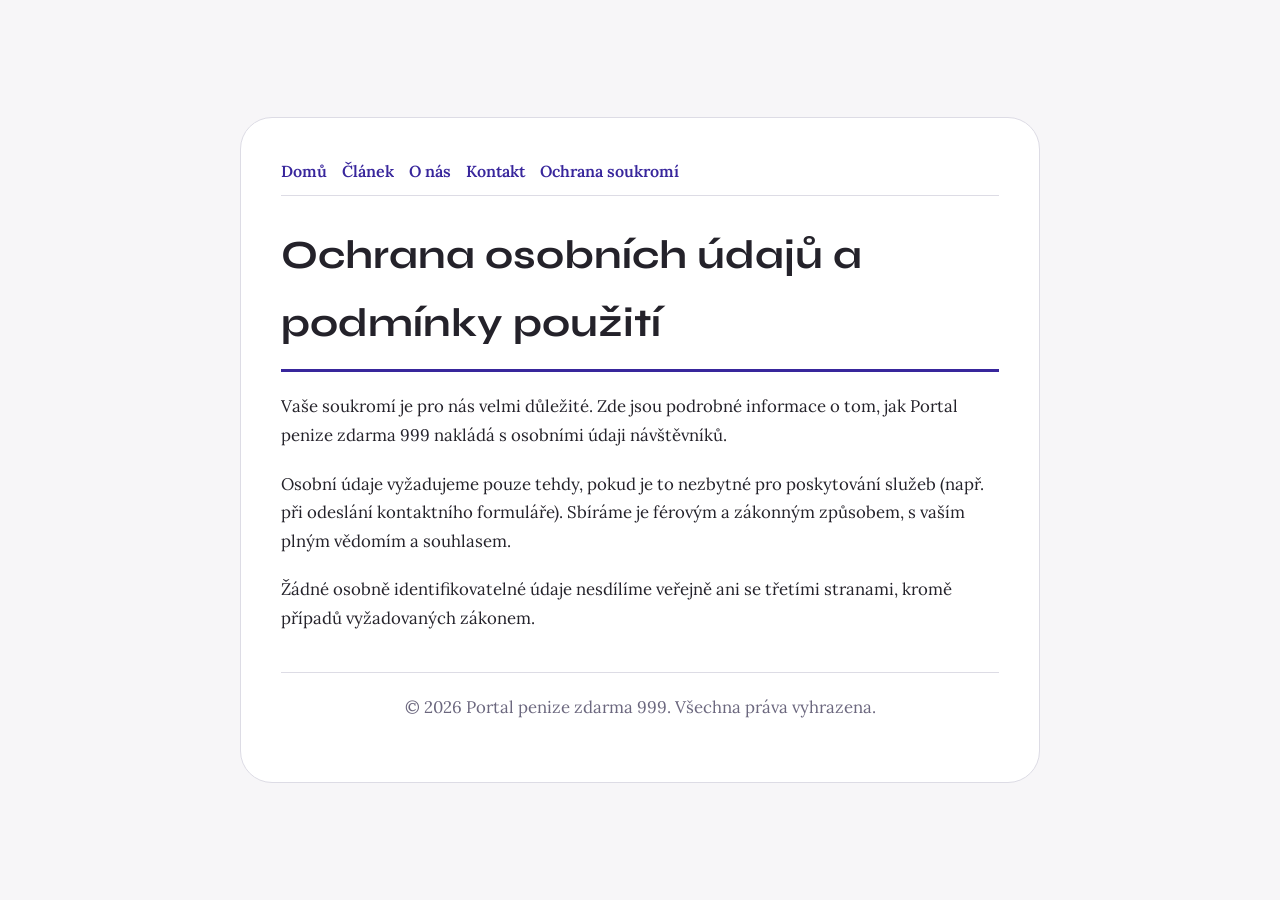
<file: privacy.html>
<!DOCTYPE html>
<html lang="cs">
<head>
    <meta charset="UTF-8">
    <meta name="viewport" content="width=device-width, initial-scale=1.0">
    <title>Ochrana osobních údajů a podmínky použití - Portal penize zdarma 999</title>
    <meta name="description" content="Vaše soukromí je pro nás velmi důležité. Zde jsou podrobné informace o tom, jak Portal penize zdarma 999 nakládá s osobními údaji návštěvníků.">
    <meta name="geo.region" content="CZ" />
    <meta name="geo.placename" content="Brno" />
    <meta name="geo.position" content="49.1951;16.6068" />
    <meta name="ICBM" content="49.1951, 16.6068" />
    <link rel="stylesheet" href="style.css">
</head>
<body>
    
        <div class="container" style="max-width: 800px;">
            <nav style="display: flex; gap: 15px; margin-bottom: 25px; border-bottom: 1px solid var(--border-color); padding-bottom: 10px; overflow-x: auto; flex-wrap: wrap;">
            <a href="index.html">Domů</a>
            <a href="efektivni-rizeni-projektu-a-moderni-pracovni-postupy.html">Článek</a>
            <a href="about.html">O nás</a>
            <a href="contact.html">Kontakt</a>
            <a href="privacy.html">Ochrana soukromí</a>
        </nav>
            <h1>Ochrana osobních údajů a podmínky použití</h1>
            <p>Vaše soukromí je pro nás velmi důležité. Zde jsou podrobné informace o tom, jak Portal penize zdarma 999 nakládá s osobními údaji návštěvníků.</p>
            <p>Osobní údaje vyžadujeme pouze tehdy, pokud je to nezbytné pro poskytování služeb (např. při odeslání kontaktního formuláře). Sbíráme je férovým a zákonným způsobem, s vaším plným vědomím a souhlasem.</p>
            <p>Žádné osobně identifikovatelné údaje nesdílíme veřejně ani se třetími stranami, kromě případů vyžadovaných zákonem.</p>
            <footer>
                <p>&copy; 2026 Portal penize zdarma 999. Všechna práva vyhrazena.</p>
            </footer>
        </div>
        
</body>
</html>
</file>
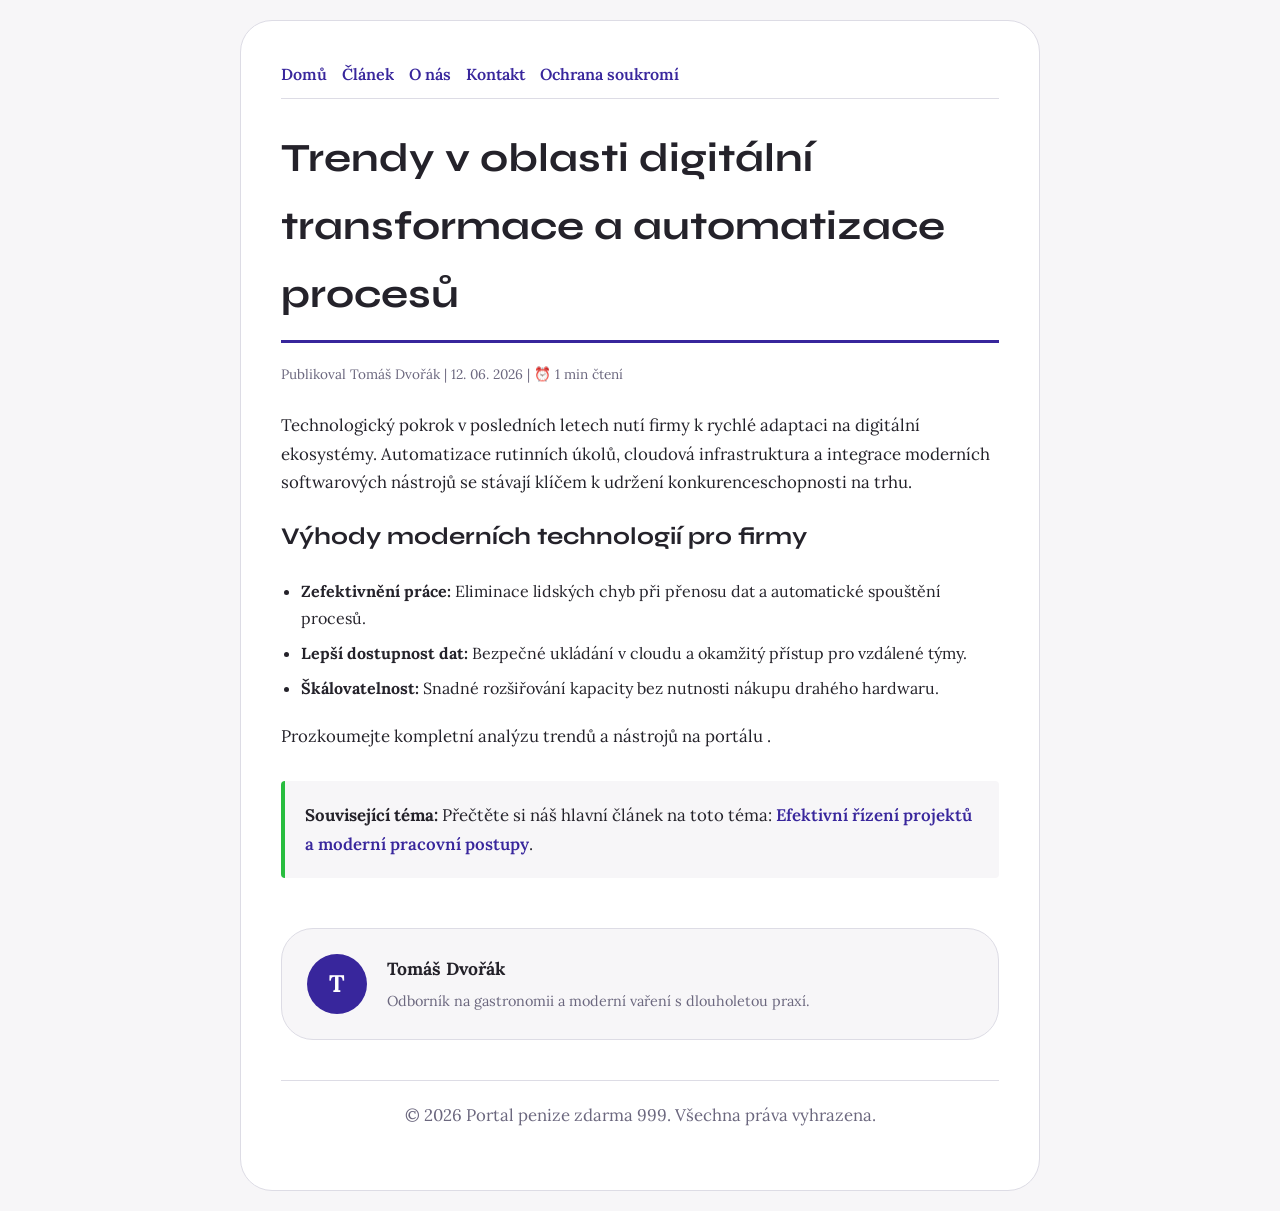
<file: trendy-v-oblasti-digitalni-transformace-a-automatizace-procesu.html>
<!DOCTYPE html>
<html lang="cs">
<head>
    <meta charset="UTF-8">
    <meta name="viewport" content="width=device-width, initial-scale=1.0">
    <title>Trendy v oblasti digitální transformace a automatizace procesů - Portal penize zdarma 999</title>
    <meta name="description" content="Trendy v oblasti digitální transformace a automatizace procesů">
    <meta name="geo.region" content="CZ" />
    <meta name="geo.placename" content="Brno" />
    <meta name="geo.position" content="49.1951;16.6068" />
    <meta name="ICBM" content="49.1951, 16.6068" />
    <link rel="stylesheet" href="style.css">
</head>
<body>
    
            <div class="container" style="max-width: 800px;">
                <nav style="display: flex; gap: 15px; margin-bottom: 25px; border-bottom: 1px solid var(--border-color); padding-bottom: 10px; overflow-x: auto; flex-wrap: wrap;">
            <a href="index.html">Domů</a>
            <a href="efektivni-rizeni-projektu-a-moderni-pracovni-postupy.html">Článek</a>
            <a href="about.html">O nás</a>
            <a href="contact.html">Kontakt</a>
            <a href="privacy.html">Ochrana soukromí</a>
        </nav>
                <h1>Trendy v oblasti digitální transformace a automatizace procesů</h1>
                <div style="font-size:0.85rem; color: var(--muted-text); margin-bottom: 25px;">
                    Publikoval Tomáš Dvořák | 12. 06. 2026 | ⏰ 1 min čtení
                </div>
                <article style="margin-top: 20px;">
                    <p>Technologický pokrok v posledních letech nutí firmy k rychlé adaptaci na digitální ekosystémy. Automatizace rutinních úkolů, cloudová infrastruktura a integrace moderních softwarových nástrojů se stávají klíčem k udržení konkurenceschopnosti na trhu.</p>
<h2>Výhody moderních technologií pro firmy</h2>
<ul>
    <li><strong>Zefektivnění práce:</strong> Eliminace lidských chyb při přenosu dat a automatické spouštění procesů.</li>
    <li><strong>Lepší dostupnost dat:</strong> Bezpečné ukládání v cloudu a okamžitý přístup pro vzdálené týmy.</li>
    <li><strong>Škálovatelnost:</strong> Snadné rozšiřování kapacity bez nutnosti nákupu drahého hardwaru.</li>
</ul>
<p>Prozkoumejte kompletní analýzu trendů a nástrojů na portálu .</p>
                    <div class="link-resource" style="margin-top: 30px; padding: 20px; border-left: 4px solid var(--accent-color); background: var(--bg-color); border-radius: 4px;"><p style="margin: 0;"><strong>Související téma:</strong> Přečtěte si náš hlavní článek na toto téma: <a href="efektivni-rizeni-projektu-a-moderni-pracovni-postupy.html">Efektivní řízení projektů a moderní pracovní postupy</a>.</p></div>
                </article>
                
            <div class="author-box" style="margin-top: 50px; padding: 25px; background: var(--bg-color); border: 1px solid var(--border-color); border-radius: var(--border-radius); display: flex; gap: 20px; align-items: center;">
                <div style="width: 60px; height: 60px; border-radius: 50%; background: var(--primary-color); display: flex; align-items: center; justify-content: center; color: white; font-weight: bold; font-size: 1.5rem;">T</div>
                <div>
                    <h4 style="margin-bottom: 5px; font-weight: bold; font-size: 1.1rem;">Tomáš Dvořák</h4>
                    <p style="margin: 0; font-size: 0.9rem; color: var(--muted-text);">Odborník na gastronomii a moderní vaření s dlouholetou praxí.</p>
                </div>
            </div>
            
                <footer>
                    <p>&copy; 2026 Portal penize zdarma 999. Všechna práva vyhrazena.</p>
                </footer>
            </div>
            
</body>
</html>
</file>
<file: style.css>
@import url('https://fonts.googleapis.com/css2?family=Syne:wght@700&family=Lora:wght@400;600&display=swap');

:root {
    --bg-color: hsl(249, 15%, 97%);
    --card-bg: hsl(249, 15%, 100%);
    --text-color: hsl(249, 10%, 15%);
    --muted-text: hsl(249, 10%, 45%);
    --primary-color: hsl(249, 61%, 38%);
    --accent-color: hsl(129, 65%, 45%);
    --border-color: hsl(249, 15%, 88%);
    --border-radius: 32px;
    --shadow: none;
    --font-headline: 'Syne', sans-serif;
    --font-body: 'Lora', sans-serif;
}

* {
    box-sizing: border-box;
    margin: 0;
    padding: 0;
}

body {
    background-color: var(--bg-color);
    color: var(--text-color);
    font-family: var(--font-body);
    line-height: 1.7;
    padding: 20px;
    display: flex;
    justify-content: center;
    min-height: 100vh;
}

a {
    color: var(--primary-color);
    text-decoration: none;
    font-weight: 600;
    transition: color 0.2s ease;
}

a:hover {
    color: var(--accent-color);
    text-decoration: underline;
}

.container {
    width: 100%;
    max-width: 900px;
    background: var(--card-bg);
    border: 1px solid var(--border-color);
    border-radius: var(--border-radius);
    padding: 40px;
    box-shadow: var(--shadow);
    margin: auto;
}

h1, h2, h3 {
    font-family: var(--font-headline);
    margin-bottom: 20px;
    color: var(--text-color);
}

h1 {
    font-size: 2.5rem;
    border-bottom: 3px solid var(--primary-color);
    padding-bottom: 12px;
}

p {
    margin-bottom: 20px;
    font-size: 1.05rem;
}

ul {
    margin-bottom: 20px;
    padding-left: 20px;
}

li {
    margin-bottom: 8px;
}

form {
    display: flex;
    flex-direction: column;
    gap: 15px;
    margin-top: 25px;
}

input, textarea, button {
    padding: 12px;
    border: 1px solid var(--border-color);
    border-radius: var(--border-radius);
    font-family: var(--font-body);
    font-size: 1rem;
    background: var(--bg-color);
    color: var(--text-color);
}

button {
    background: var(--primary-color);
    color: white;
    font-weight: 600;
    border: none;
    cursor: pointer;
    transition: background 0.2s ease;
}

button:hover {
    background: var(--accent-color);
}

footer {
    margin-top: 40px;
    border-top: 1px solid var(--border-color);
    padding-top: 20px;
    font-size: 0.9rem;
    color: var(--muted-text);
    text-align: center;
}
</file>
